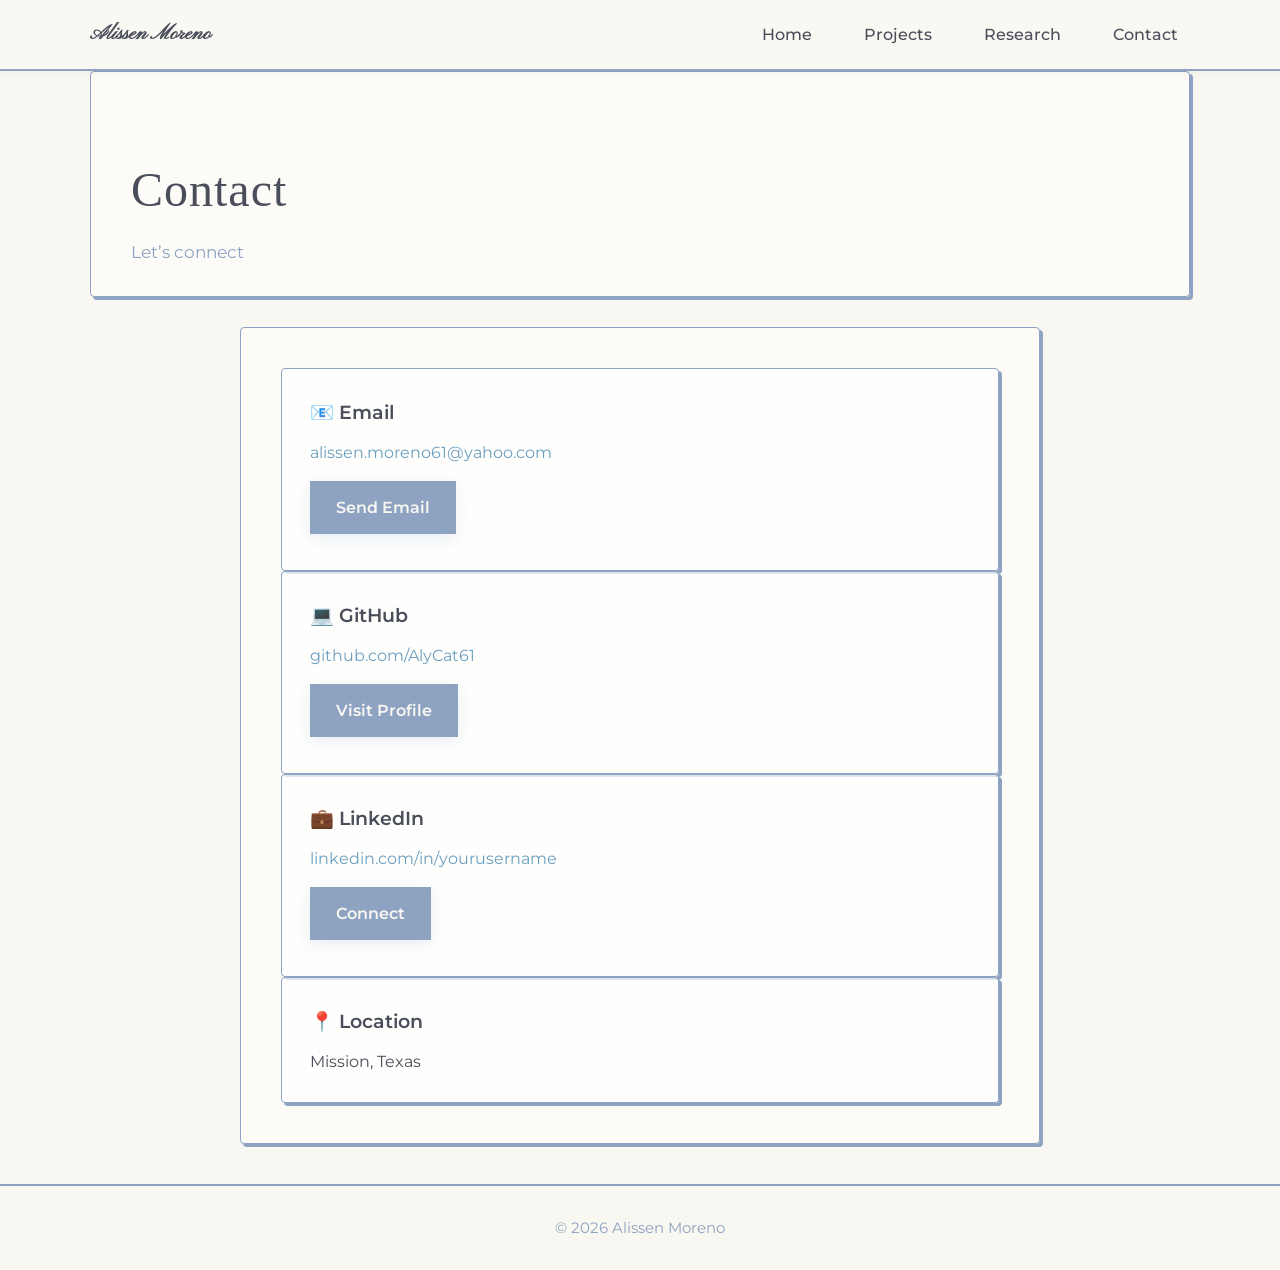
<file: contact.html>
<!DOCTYPE html>
<html lang="en">
<head>
    <meta charset="UTF-8">
    <meta name="viewport" content="width=device-width, initial-scale=1.0">
    <title>Contact | Alissen Moreno</title>
    <link rel="stylesheet" href="style.css">
</head>
<body>

    <nav>
        <div class="nav-container">
            <div class="logo">Alissen Moreno</div>
            <div class="nav-links">
                <a href="index.html">Home</a>
                <a href="projects.html">Projects</a>
                <a href="research.html">Research</a>
                <a href="contact.html">Contact</a>
            </div>
        </div>
    </nav>

    <section class="page-header">
        <h1>Contact</h1>
        <p>Let’s connect</p>
    </section>

    <section class="section contact-box">
        <div class="card">
            <h3>📧 Email</h3>
            <p><a href="mailto:alissen.moreno61@yahoo.com">alissen.moreno61@yahoo.com</a></p>
            <a href="mailto:alissen.moreno61@yahoo.com" class="btn btn-primary">Send Email</a>
        </div>

        <div class="card">
            <h3>💻 GitHub</h3>
            <p><a href="https://github.com/AlyCat61" target="_blank">github.com/AlyCat61</a></p>
            <a href="https://github.com/AlyCat61" target="_blank" class="btn btn-primary">Visit Profile</a>
        </div>

        <div class="card">
            <h3>💼 LinkedIn</h3>
            <p><a href="https://linkedin.com/in/yourusername" target="_blank">linkedin.com/in/yourusername</a></p>
            <a href="https://linkedin.com/in/yourusername" target="_blank" class="btn btn-primary">Connect</a>
        </div>

        <div class="card">
            <h3>📍 Location</h3>
            <p>Mission, Texas</p>
        </div>
    </section>

    <footer>
        <p>© 2026 Alissen Moreno</p>
    </footer>

</body>
</html>
</file>
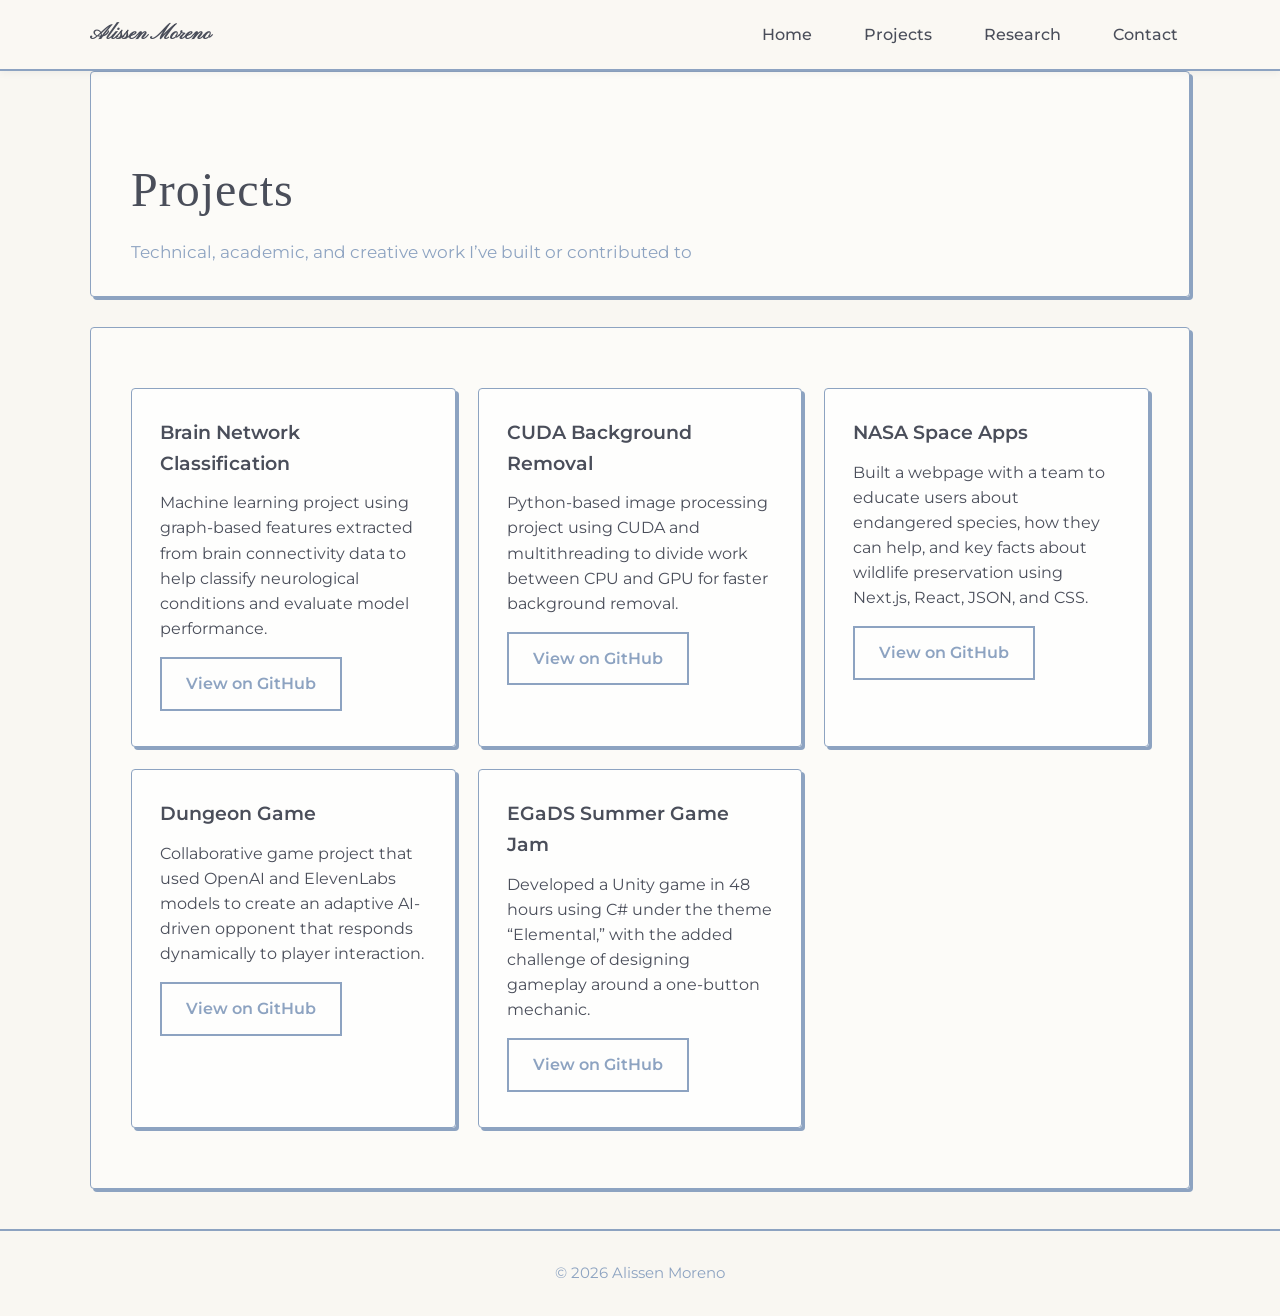
<file: projects.html>
<!DOCTYPE html>
<html lang="en">
<head>
    <meta charset="UTF-8">
    <meta name="viewport" content="width=device-width, initial-scale=1.0">
    <title>Projects | Alissen Moreno</title>
    <link rel="stylesheet" href="style.css">
</head>
<body>

    <nav>
        <div class="nav-container">
            <div class="logo">Alissen Moreno</div>
            <div class="nav-links">
                <a href="index.html">Home</a>
                <a href="projects.html">Projects</a>
                <a href="research.html">Research</a>
                <a href="contact.html">Contact</a>
            </div>
        </div>
    </nav>

    <section class="page-header">
        <h1>Projects</h1>
        <p>Technical, academic, and creative work I’ve built or contributed to</p>
    </section>

    <section class="section">
        <div class="grid">
            <div class="card">
                <h3>Brain Network Classification</h3>
                <p>
                    Machine learning project using graph-based features extracted from brain connectivity data
                    to help classify neurological conditions and evaluate model performance.
                </p>
                <a href="https://github.com/AlyCat61" target="_blank" class="btn btn-secondary">View on GitHub</a>
            </div>

            <div class="card">
                <h3>CUDA Background Removal</h3>
                <p>
                    Python-based image processing project using CUDA and multithreading to divide work between
                    CPU and GPU for faster background removal.
                </p>
                <a href="https://github.com/AlyCat61" target="_blank" class="btn btn-secondary">View on GitHub</a>
            </div>

            <div class="card">
                <h3>NASA Space Apps</h3>
                <p>
                    Built a webpage with a team to educate users about endangered species, how they can help,
                    and key facts about wildlife preservation using Next.js, React, JSON, and CSS.
                </p>
                <a href="https://github.com/AlyCat61" target="_blank" class="btn btn-secondary">View on GitHub</a>
            </div>

            <div class="card">
                <h3>Dungeon Game</h3>
                <p>
                    Collaborative game project that used OpenAI and ElevenLabs models to create an adaptive
                    AI-driven opponent that responds dynamically to player interaction.
                </p>
                <a href="https://github.com/AlyCat61" target="_blank" class="btn btn-secondary">View on GitHub</a>
            </div>

            <div class="card">
                <h3>EGaDS Summer Game Jam</h3>
                <p>
                    Developed a Unity game in 48 hours using C# under the theme “Elemental,” with the added
                    challenge of designing gameplay around a one-button mechanic.
                </p>
                <a href="https://github.com/AlyCat61" target="_blank" class="btn btn-secondary">View on GitHub</a>
            </div>
        </div>
    </section>

    <footer>
        <p>© 2026 Alissen Moreno</p>
    </footer>

</body>
</html>
</file>
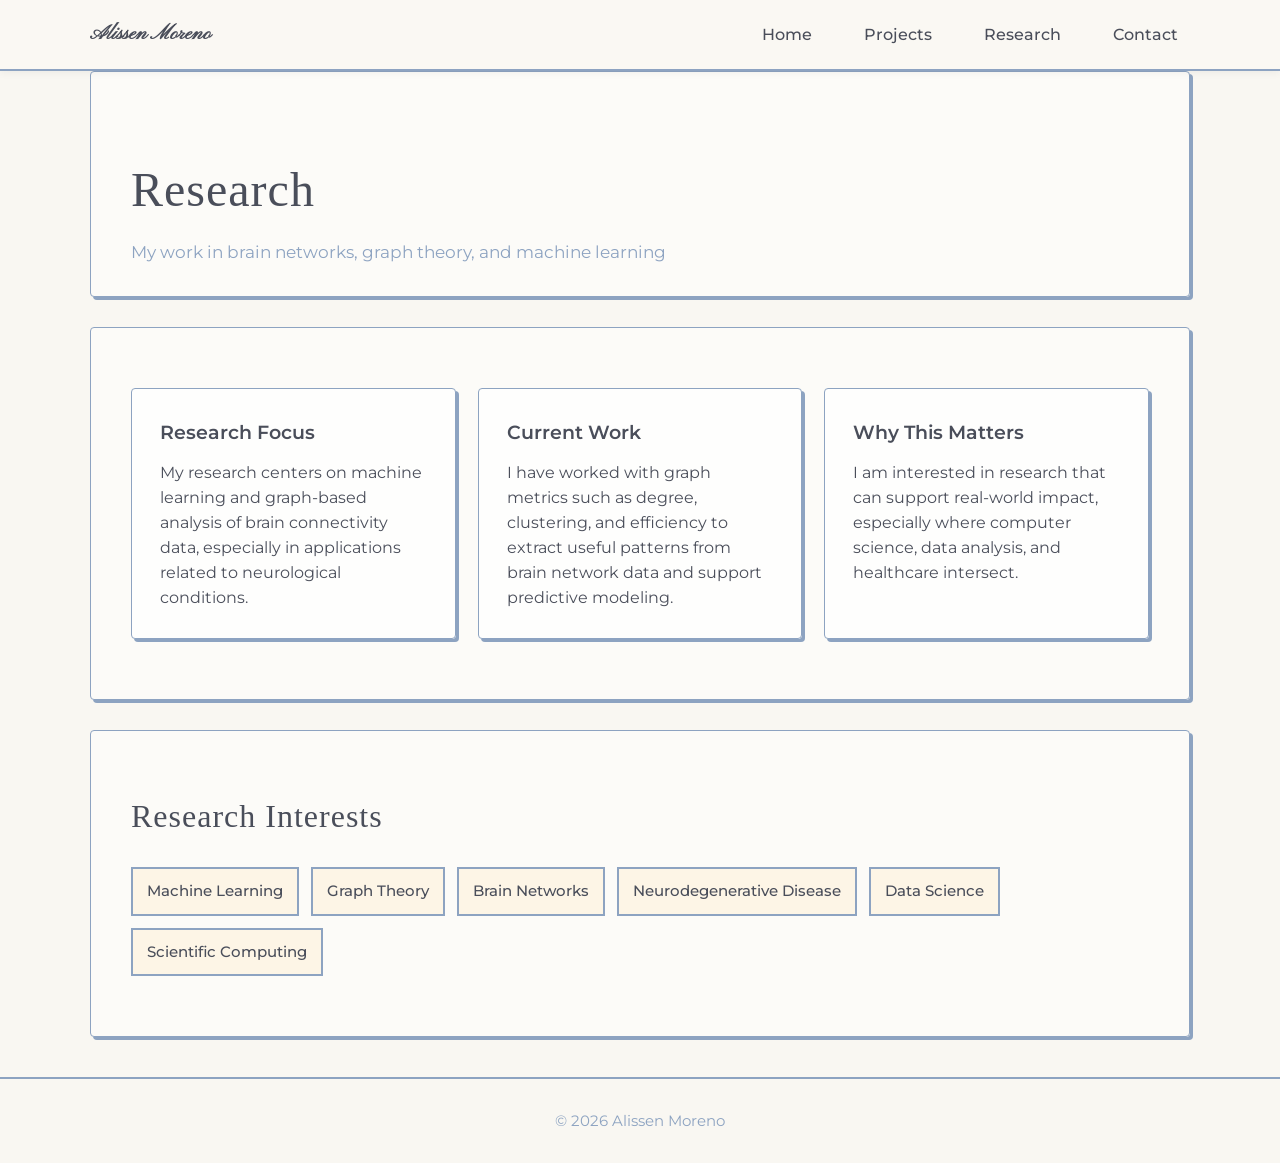
<file: research.html>
<!DOCTYPE html>
<html lang="en">
<head>
    <meta charset="UTF-8">
    <meta name="viewport" content="width=device-width, initial-scale=1.0">
    <title>Research | Alissen Moreno</title>
    <link rel="stylesheet" href="style.css">
</head>
<body>

    <nav>
        <div class="nav-container">
            <div class="logo">Alissen Moreno</div>
            <div class="nav-links">
                <a href="index.html">Home</a>
                <a href="projects.html">Projects</a>
                <a href="research.html">Research</a>
                <a href="contact.html">Contact</a>
            </div>
        </div>
    </nav>

    <section class="page-header">
        <h1>Research</h1>
        <p>My work in brain networks, graph theory, and machine learning</p>
    </section>

    <section class="section">
        <div class="grid">
            <div class="card">
                <h3>Research Focus</h3>
                <p>
                    My research centers on machine learning and graph-based analysis of brain connectivity data,
                    especially in applications related to neurological conditions.
                </p>
            </div>

            <div class="card">
                <h3>Current Work</h3>
                <p>
                    I have worked with graph metrics such as degree, clustering, and efficiency to extract useful
                    patterns from brain network data and support predictive modeling.
                </p>
            </div>

            <div class="card">
                <h3>Why This Matters</h3>
                <p>
                    I am interested in research that can support real-world impact, especially where computer science,
                    data analysis, and healthcare intersect.
                </p>
            </div>
        </div>
    </section>

    <section class="section">
        <h2>Research Interests</h2>
        <div class="skills-list">
            <span class="skill-pill">Machine Learning</span>
            <span class="skill-pill">Graph Theory</span>
            <span class="skill-pill">Brain Networks</span>
            <span class="skill-pill">Neurodegenerative Disease</span>
            <span class="skill-pill">Data Science</span>
            <span class="skill-pill">Scientific Computing</span>
        </div>
    </section>

    <footer>
        <p>© 2026 Alissen Moreno</p>
    </footer>

</body>
</html>
</file>
<file: style.css>
@import url('https://fonts.googleapis.com/css2?family=IM+Fell+English+SC&family=Pinyon+Script&family=Montserrat:wght@400;500;600;700&display=swap');

* {
    margin: 0;
    padding: 0;
    box-sizing: border-box;
}

html {
    scroll-behavior: smooth;
}

body {
    font-family: "Montserrat", sans-serif;
    background: #F9F7F2;
    color: #4A4E5A;
    line-height: 1.6;
}

a {
    color: #6B9FBF;
    text-decoration: none;
    transition: color 0.3s ease;
}

a:hover {
    color: #5C8CB5;
}

nav {
    width: 100%;
    background: rgba(250, 248, 243, 0.95);
    border-bottom: 2px solid #8DA3C1;
    padding: 18px 40px;
    position: sticky;
    top: 0;
    z-index: 1000;
    backdrop-filter: blur(10px);
    box-shadow: 0 2px 8px rgba(0, 0, 0, 0.05);
}

.nav-container {
    max-width: 1100px;
    margin: 0 auto;
    display: flex;
    justify-content: space-between;
    align-items: center;
}

.logo {
    font-size: 1.3rem;
    font-weight: 700;
    color: #4A4E5A;
    font-family: "Pinyon Script", cursive;
    transition: 0.3s ease;
    cursor: pointer;
}

.logo:hover {
    transform: scale(1.05);
    color: #8DA3C1;
}

.nav-links a {
    margin-left: 24px;
    font-weight: 500;
    transition: 0.3s ease;
    position: relative;
    padding: 8px 12px;
    border-radius: 0;
    color: #4A4E5A;
    border-bottom: 2px solid transparent;
}

.nav-links a:hover {
    color: #8DA3C1;
    border-bottom: 2px solid #8DA3C1;
}

.hero {
    max-width: 1100px;
    margin: 0 auto;
    padding: 100px 40px 70px;
    display: flex;
    flex-direction: column;
    justify-content: center;
    min-height: 75vh;
}

.hero h1 {
    font-size: 3.5rem;
    color: #4A4E5A;
    margin-bottom: 16px;
    font-family: "IM Fell English SC", serif;
    font-weight: 400;
    letter-spacing: 1px;
}

.hero h2 {
    font-size: 1.4rem;
    font-weight: 400;
    color: #8DA3C1;
    margin-bottom: 24px;
    font-family: "Montserrat", sans-serif;
}

.hero p {
    max-width: 700px;
    font-size: 1.05rem;
    color: #4A4E5A;
    margin-bottom: 30px;
}

.button-group {
    display: flex;
    gap: 16px;
    flex-wrap: wrap;
}

.btn {
    display: inline-block;
    padding: 12px 24px;
    border-radius: 0;
    font-weight: 600;
    transition: all 0.3s ease;
    border: none;
    cursor: pointer;
    text-align: center;
    position: relative;
    overflow: hidden;
    margin-top: 16px;
    font-family: "Montserrat", sans-serif;
}

.btn::before {
    content: "";
    position: absolute;
    top: 50%;
    left: 50%;
    width: 0;
    height: 0;
    border-radius: 50%;
    background: rgba(255, 255, 255, 0.1);
    transform: translate(-50%, -50%);
    transition: width 0.6s, height 0.6s;
}

.btn:active::before {
    width: 300px;
    height: 300px;
}

.btn-primary {
    background: #8DA3C1;
    color: #F9F7F2;
    box-shadow: 0 4px 15px rgba(141, 163, 193, 0.2);
    border: 2px solid #8DA3C1;
}

.btn-primary:hover {
    background: #5C6C8B;
    border-color: #5C6C8B;
    transform: translateY(-2px);
    box-shadow: 0 8px 25px rgba(92, 108, 139, 0.3);
}

.btn-secondary {
    border: 2px solid #8DA3C1;
    color: #8DA3C1;
    background: transparent;
}

.btn-secondary:hover {
    background: rgba(92, 108, 139, 0.15);
    border-color: #5C6C8B;
    color: #5C6C8B;
    transform: translateY(-2px);
    box-shadow: 0 8px 25px rgba(92, 108, 139, 0.25);
}

.section, .card, .page-header, .contact-box {
    border: 1px solid #8DA3C1;
    border-radius: 4px;
    box-shadow: 3px 3px 0px #8DA3C1;
    transition: all 0.2s ease-in-out;
}

.section:hover, .card:hover, .page-header:hover, .contact-box:hover {
    transform: translate(-3px, -3px);
    box-shadow: 8px 8px 0px #8DA3C1;
}

.section {
    max-width: 1100px;
    margin: 0 auto;
    padding: 60px 40px;
    margin-bottom: 30px;
    background: rgba(255, 255, 255, 0.5);
}

.section h2 {
    font-size: 2rem;
    margin-bottom: 25px;
    color: #4A4E5A;
    font-family: "IM Fell English SC", serif;
    font-weight: 400;
    letter-spacing: 1px;
}

.grid {
    display: grid;
    grid-template-columns: repeat(auto-fit, minmax(280px, 1fr));
    gap: 22px;
}

.card {
    background: rgba(255, 255, 255, 0.7);
    padding: 28px;
    position: relative;
    overflow: hidden;
}

.card::before {
    content: "";
    position: absolute;
    top: 0;
    left: -100%;
    width: 100%;
    height: 100%;
    background: linear-gradient(90deg, transparent, rgba(141, 163, 193, 0.1), transparent);
    transition: left 0.5s ease;
}

.card:hover::before {
    left: 100%;
}

.card h3 {
    color: #4A4E5A;
    margin-bottom: 12px;
    font-size: 1.2rem;
    font-weight: 600;
    font-family: "Montserrat", sans-serif;
}

.card p {
    color: #4A4E5A;
    font-size: 0.98rem;
    position: relative;
    z-index: 1;
}

.skills-list {
    display: flex;
    flex-wrap: wrap;
    gap: 12px;
}

.skill-pill {
    background: #FDF5E6;
    color: #4A4E5A;
    padding: 10px 14px;
    border-radius: 0;
    font-size: 0.95rem;
    border: 2px solid #8DA3C1;
    transition: all 0.3s ease;
    cursor: default;
    font-weight: 500;
}

.skill-pill:hover {
    border-color: #5C6C8B;
    color: #5C6C8B;
    background: rgba(92, 108, 139, 0.15);
    box-shadow: 0 6px 16px rgba(92, 108, 139, 0.25);
    transform: translateY(-2px);
}

.page-header {
    max-width: 1100px;
    margin: 0 auto;
    padding: 80px 40px 30px;
    margin-bottom: 30px;
    background: rgba(255, 255, 255, 0.5);
}

.page-header h1 {
    font-size: 3rem;
    color: #4A4E5A;
    margin-bottom: 10px;
    font-family: "IM Fell English SC", serif;
    font-weight: 400;
    letter-spacing: 1px;
}

.page-header p {
    color: #8DA3C1;
    font-size: 1.05rem;
}

.contact-box {
    max-width: 800px;
    background: rgba(255, 255, 255, 0.5);
    padding: 40px;
}

footer {
    text-align: center;
    padding: 30px 20px;
    margin-top: 40px;
    border-top: 2px solid #8DA3C1;
    color: #8DA3C1;
    font-size: 0.95rem;
}

@media (max-width: 768px) {
    nav {
        padding: 18px 20px;
    }

    .nav-container {
        flex-direction: column;
        gap: 12px;
    }

    .nav-links a {
        margin: 0 10px;
    }

    .hero,
    .section,
    .page-header,
    .contact-box {
        padding-left: 20px;
        padding-right: 20px;
    }

    .hero h1,
    .page-header h1 {
        font-size: 2.3rem;
    }

    .btn {
        padding: 10px 20px;
        font-size: 0.95rem;
    }

    .card {
        padding: 20px;
    }
}
</file>
